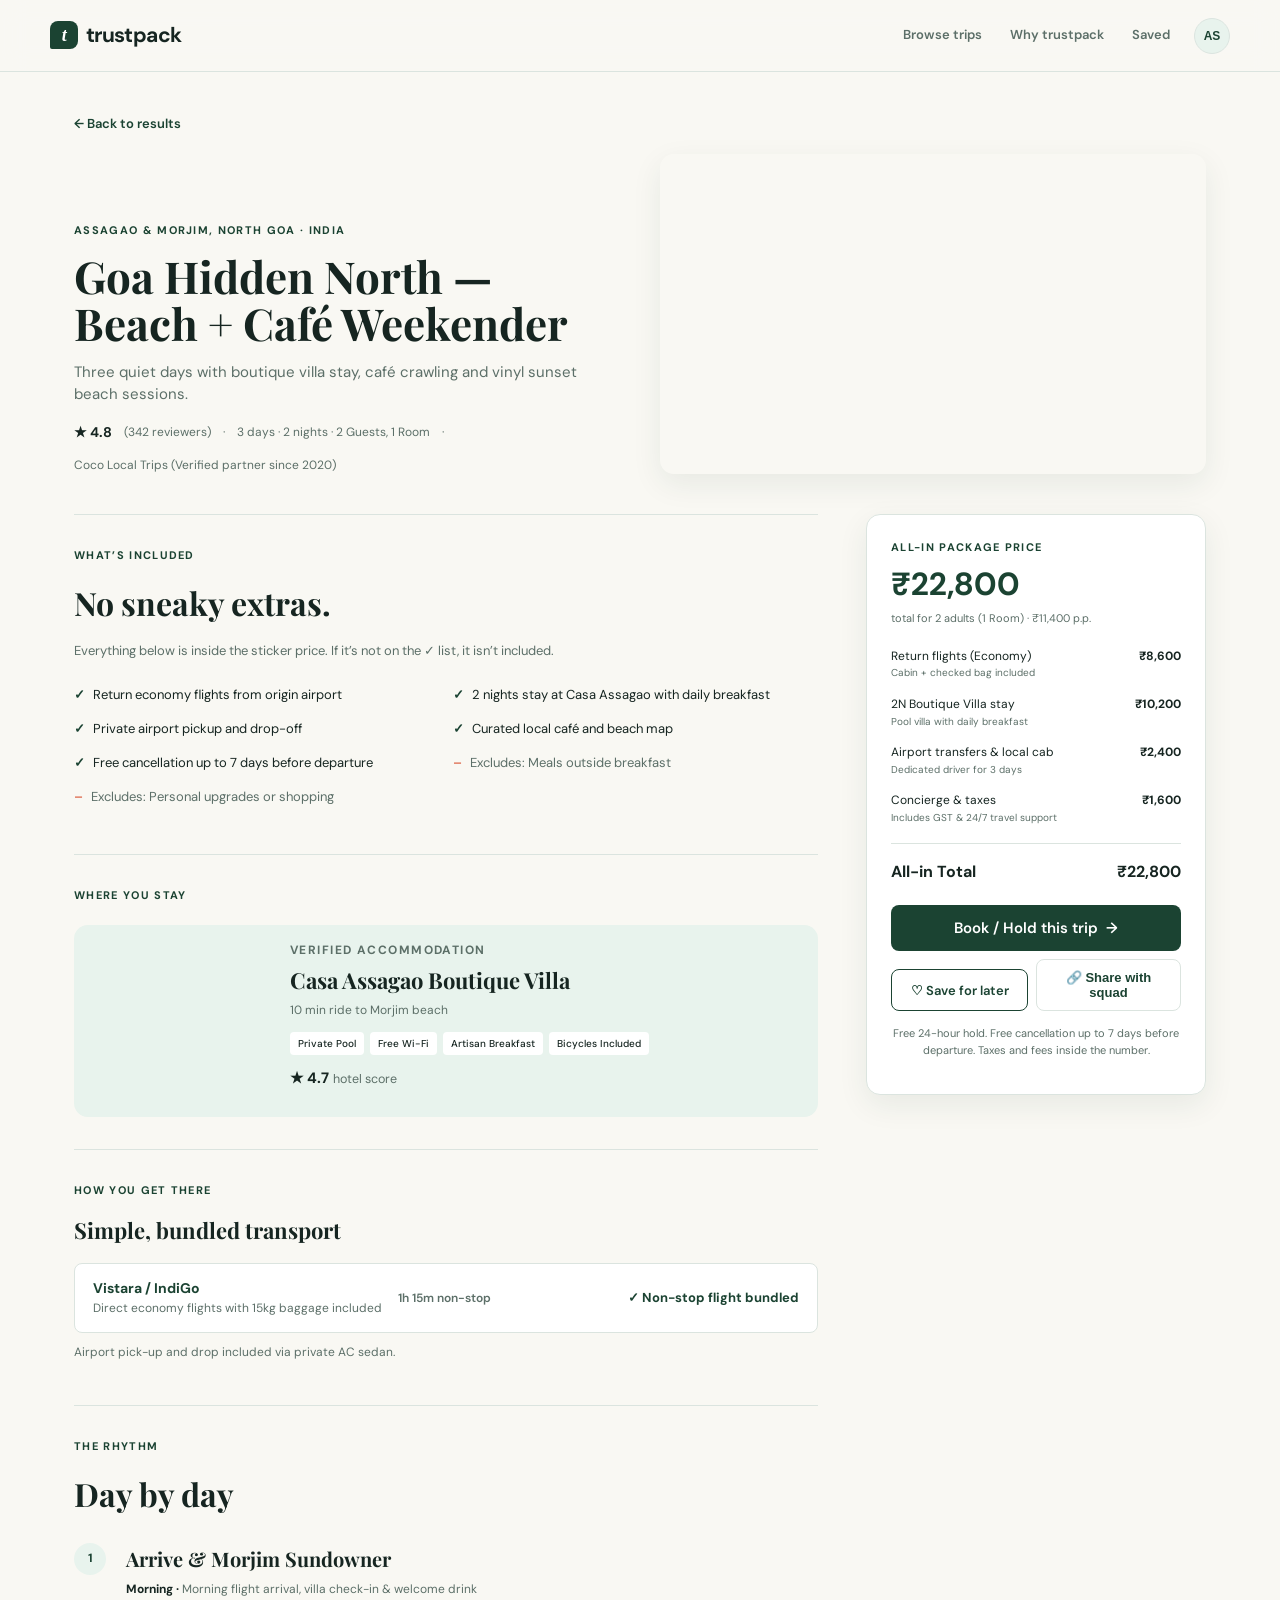
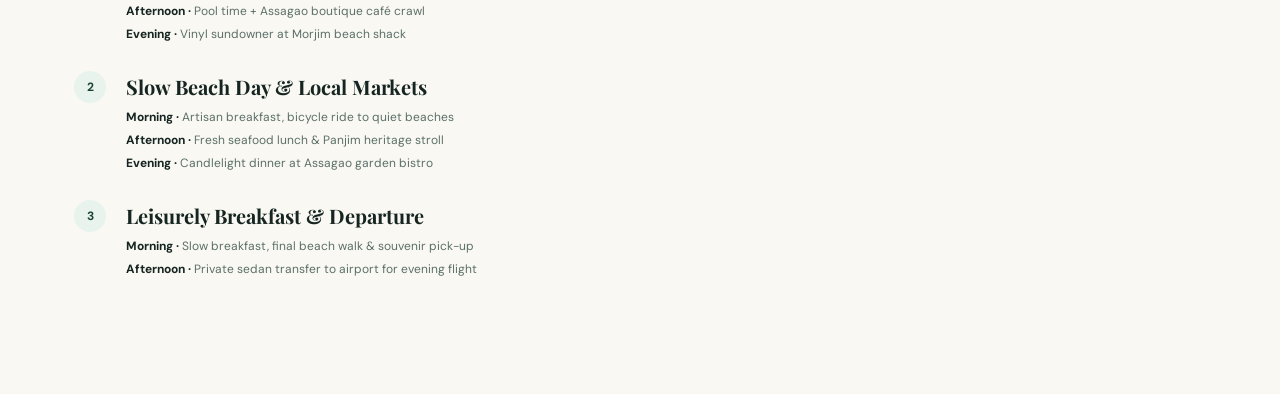
<file: detail.html>
<!doctype html>
<html lang="en">
<head>
  <meta charset="UTF-8">
  <meta name="viewport" content="width=device-width, initial-scale=1">
  <title>Trustpack · Package Detail</title>
  <link rel="preconnect" href="https://fonts.googleapis.com">
  <link rel="preconnect" href="https://fonts.gstatic.com" crossorigin>
  <link href="https://fonts.googleapis.com/css2?family=DM+Sans:wght@400;500;600;700&family=Playfair+Display:ital,wght@0,600;0,700;1,600&display=swap" rel="stylesheet">
  <link rel="stylesheet" href="styles.css">
</head>
<body>
  <header class="topbar">
    <a class="brand" href="index.html">
      <span class="brand-mark">t</span>
      <span>trustpack</span>
    </a>
    <nav class="topnav">
      <a href="results.html">Browse trips</a>
      <a href="index.html#why">Why trustpack</a>
      <a href="saved.html">Saved <span class="nav-count">0</span></a>
    </nav>
    <button class="avatar" title="Account">AS</button>
  </header>


  <main class="detail-page">
    <a href="results.html" id="back-results" class="back-link">← Back to results</a>

    <!-- Detail Hero -->
    <div class="detail-hero">
      <div>
        <p class="eyebrow" id="detail-place" style="justify-content: flex-start;">Loading package...</p>
        <h1 id="detail-title">Package Title</h1>
        <p id="detail-summary">Package brief summary...</p>
        <div class="detail-meta">
          <strong id="detail-rating">★ 4.8</strong>
          <span id="detail-reviews">(342 reviewers)</span>
          <span>·</span>
          <span id="detail-days">3 days · 2 nights</span>
          <span>·</span>
          <span id="detail-operator">Verified Partner</span>
        </div>
      </div>
      <div class="detail-cover" id="detail-cover"></div>
    </div>

    <!-- Detail Content Layout -->
    <div class="detail-layout">
      <section>
        <!-- Inclusions -->
        <div class="detail-section">
          <p class="eyebrow" style="justify-content: flex-start;">What’s included</p>
          <h2>No sneaky extras.</h2>
          <p class="section-lede">Everything below is inside the sticker price. If it’s not on the ✓ list, it isn’t included.</p>
          <ul class="big-list" id="inclusions-list"></ul>
        </div>

        <!-- Where You Stay -->
        <div class="detail-section">
          <p class="eyebrow" style="justify-content: flex-start;">Where you stay</p>
          <div class="stay-card">
            <div class="stay-image" id="stay-image"></div>
            <div>
              <p class="eyebrow" style="justify-content: flex-start; margin-bottom: 4px;">Verified Accommodation</p>
              <h3 id="stay-name">Hotel Name</h3>
              <p id="stay-location">Location</p>
              <div class="amenities" id="stay-amenities"></div>
              <strong>★ <span id="stay-rating">4.8</span> <small style="font-weight:400; color:var(--text-muted);">hotel score</small></strong>
            </div>
          </div>
        </div>

        <!-- How You Get There -->
        <div class="detail-section transport">
          <p class="eyebrow" style="justify-content: flex-start;">How you get there</p>
          <h3>Simple, bundled transport</h3>
          <div class="transport-row">
            <div style="display: flex; flex-direction: column;">
              <strong id="transport-airline" style="font-size: 14px; color: var(--primary);">Airline Flight</strong>
              <span id="transport-route" style="font-size: 12px; color: var(--text-muted);">Route details</span>
            </div>
            <span id="transport-duration" style="font-size: 12px; font-weight: 600;">Direct</span>
            <b id="transport-badge">✓ Bundled</b>
          </div>
          <p class="fine-print" id="transport-notes" style="margin-top: 10px;">Airport pickup and drop included via dedicated AC driver.</p>
        </div>

        <!-- Day by Day Rhythm -->
        <div class="detail-section rhythm">
          <p class="eyebrow" style="justify-content: flex-start;">The rhythm</p>
          <h2>Day by day</h2>
          <div id="itinerary-timeline"></div>
        </div>
      </section>

      <!-- Price Rail -->
      <aside class="price-rail">
        <div class="price-rail-inner">
          <p class="eyebrow" style="justify-content: flex-start; margin-bottom: 4px;">All-in package price</p>
          <div class="rail-total">
            <span id="rail-total-price">₹0</span>
            <small id="rail-per-person">total · ₹0 p.p.</small>
          </div>

          <div id="rail-breakdown"></div>

          <div class="rail-line total-border">
            <span>All-in Total</span>
            <strong id="rail-final-total">₹0</strong>
          </div>

          <button class="primary-button book-button" id="book-btn">Book / Hold this trip <span>→</span></button>
          <div style="display: flex; gap: 8px; margin-top: 8px;">
            <button class="save-detail" id="save-btn" style="flex: 1;">♡ Save for later</button>
            <button id="share-detail-btn" style="flex: 1; border: 1px solid var(--border-light); background: var(--bg-card); color: var(--primary); border-radius: var(--radius-sm); font-size: 13px; font-weight: 600; cursor: pointer; display: flex; align-items: center; justify-content: center; gap: 6px; padding: 10px;">🔗 Share with squad</button>
          </div>

          <p class="cancel-note" style="margin-top: 14px; font-size: 11px; color: var(--text-muted); text-align: center;">
            Free 24-hour hold. Free cancellation up to 7 days before departure. Taxes and fees inside the number.
          </p>
        </div>
      </aside>
    </div>
  </main>

  <!-- Interactive Booking / Hold Modal -->
  <div class="modal-overlay" id="booking-modal">
    <div class="modal-card">
      <button class="modal-close" id="modal-close-btn">&times;</button>
      <p class="eyebrow" style="justify-content: flex-start; margin-bottom: 6px;">✦ Trustpack 24-Hour Free Hold</p>
      <h2 id="modal-trip-title">Hold Your Package</h2>
      <p style="color: var(--text-muted); font-size: 13px; margin-bottom: 16px;">Lock in this exact price and availability for 24 hours with no payment required.</p>

      <div style="background: var(--primary-light); padding: 14px; border-radius: 8px; margin-bottom: 16px; font-size: 13px;">
        <div style="display: flex; justify-content: space-between; font-weight: 700; color: var(--primary);">
          <span>Total Locked Price:</span>
          <span id="modal-price">₹0</span>
        </div>
        <span style="font-size: 11px; color: var(--text-muted);">Includes flights, stays, transfers & GST. Zero hidden fees.</span>
      </div>

      <form id="hold-form" style="display: flex; flex-direction: column; gap: 12px;">
        <div>
          <label style="font-size: 11px; font-weight: 700; text-transform: uppercase; color: var(--text-muted); display: block; margin-bottom: 4px;">Full Name</label>
          <input type="text" id="hold-name" required placeholder="e.g. Ananya Sharma" style="width: 100%; border: 1px solid var(--border-light); padding: 10px; border-radius: 6px; outline: none; font-family: var(--font-sans);">
        </div>
        <div>
          <label style="font-size: 11px; font-weight: 700; text-transform: uppercase; color: var(--text-muted); display: block; margin-bottom: 4px;">Email or Phone</label>
          <input type="text" id="hold-contact" required placeholder="e.g. ananya@example.com" style="width: 100%; border: 1px solid var(--border-light); padding: 10px; border-radius: 6px; outline: none; font-family: var(--font-sans);">
        </div>
        <button type="submit" class="primary-button" style="height: 44px; margin-top: 8px;">Confirm 24-Hour Free Hold <span>→</span></button>
      </form>
    </div>
  </div>

  <script src="js/trips-data.js"></script>
  <script src="js/storage.js"></script>
  <script>
    const query = new URLSearchParams(location.search);
    const tripId = query.get('id') || 'goa';
    const briefParam = query.get('brief') || '';
    const adultsParam = query.get('adults') || '2';
    const roomsParam = query.get('rooms') || '1';
    const departParam = query.get('depart') || '';
    const durationParam = query.get('duration') || '5';
    const modeParam = query.get('mode') || 'flights';

    function formatDepartDate(iso, dur) {
      if (!iso) return '';
      const d = new Date(iso + 'T00:00:00');
      const months = ['Jan','Feb','Mar','Apr','May','Jun','Jul','Aug','Sep','Oct','Nov','Dec'];
      const returnD = new Date(d);
      returnD.setDate(d.getDate() + Number(dur));
      return `📅 ${d.getDate()} ${months[d.getMonth()]}–${returnD.getDate()} ${months[returnD.getMonth()]} · `;
    }

    function formatMoney(amount) {
      if (amount >= 100000) return '₹' + (amount / 100000).toFixed(1) + 'L';
      return '₹' + Math.round(amount / 1000).toLocaleString() + 'k';
    }

    document.addEventListener('DOMContentLoaded', () => {
      // Find trip data
      const trip = TRIPS.find(t => t.id === tripId) || TRIPS[0];

      // Update Back link
      const backLink = document.getElementById('back-results');
      if (backLink && briefParam) {
        backLink.href = `results.html?brief=${encodeURIComponent(briefParam)}&adults=${adultsParam}&rooms=${roomsParam}&depart=${departParam}&duration=${durationParam}&mode=${modeParam}`;
      }

      // Render Hero info
      document.title = `Trustpack · ${trip.name}`;
      document.getElementById('detail-title').textContent = trip.name;
      document.getElementById('detail-place').textContent = `${trip.place} · ${trip.country}`;
      document.getElementById('detail-summary').textContent = trip.copy;
      document.getElementById('detail-rating').textContent = `★ ${trip.rating}`;
      document.getElementById('detail-reviews').textContent = `(${trip.reviewsCount} reviewers)`;
      
      const dateText = formatDepartDate(departParam, durationParam);
      document.getElementById('detail-days').textContent = `${dateText}${trip.days} · ${adultsParam} Guest${Number(adultsParam)>1?'s':''}, ${roomsParam} Room${Number(roomsParam)>1?'s':''}`;
      document.getElementById('detail-operator').textContent = trip.operator;
      document.getElementById('detail-cover').style.backgroundImage = `url('${trip.img}')`;


      // Render Inclusions
      const inclusionsList = document.getElementById('inclusions-list');
      if (inclusionsList) {
        let inclusions = [...trip.inclusions];
        if (modeParam === 'self') {
          inclusions[0] = '🚗 Self-arranged main travel (Hotel & airport transfers included)';
        } else if (modeParam === 'ground') {
          inclusions[0] = '🚂 Reserved Express Train / AC Volvo Bus tickets';
        }
        let items = inclusions.map(inc => `<li>${inc}</li>`).join('');
        if (trip.exclusions) {
          items += trip.exclusions.map(exc => `<li class="not-included">Excludes: ${exc}</li>`).join('');
        }
        inclusionsList.innerHTML = items;
      }

      // Render Stay Info
      document.getElementById('stay-name').textContent = trip.stay.name;
      document.getElementById('stay-location').textContent = trip.stay.location;
      document.getElementById('stay-rating').textContent = trip.stay.rating;
      document.getElementById('stay-image').style.backgroundImage = `url('${trip.stay.img}')`;
      document.getElementById('stay-amenities').innerHTML = trip.stay.amenities.map(a => `<span>${a}</span>`).join('');

      // Render Transport Info
      const tBadge = document.getElementById('transport-badge');
      if (modeParam === 'self') {
        document.getElementById('transport-airline').textContent = 'Self-Arranged Travel';
        document.getElementById('transport-route').textContent = 'Main travel arranged by you';
        document.getElementById('transport-duration').textContent = 'Flexible';
        document.getElementById('transport-notes').textContent = 'Local hotel pick-up & drop included via dedicated AC driver.';
        if (tBadge) tBadge.textContent = '🚗 Self Travel';
      } else if (modeParam === 'ground') {
        document.getElementById('transport-airline').textContent = 'Express Train / AC Volvo Bus';
        document.getElementById('transport-route').textContent = 'Reserved berths / AC luxury seater';
        document.getElementById('transport-duration').textContent = 'Overnight / Scenic';
        document.getElementById('transport-notes').textContent = 'Station / bus stand pick-up & drop included.';
        if (tBadge) tBadge.textContent = '🚂 Train / Road Bundled';
      } else {
        document.getElementById('transport-airline').textContent = trip.transport.airline;
        document.getElementById('transport-route').textContent = trip.transport.route;
        document.getElementById('transport-duration').textContent = trip.transport.duration;
        document.getElementById('transport-notes').textContent = trip.transport.notes;
        if (tBadge) {
          const airline = (trip.transport.airline || '').toLowerCase();
          if (airline.includes('road') || airline.includes('drive') || airline.includes('self')) {
            tBadge.textContent = '🚗 Road trip bundled';
          } else if (airline.includes('ferry') || airline.includes('ship')) {
            tBadge.textContent = '⛴ Ferry bundled';
          } else if (trip.transport.stops && trip.transport.stops > 0) {
            tBadge.textContent = `✓ ${trip.transport.stops}-stop flight bundled`;
          } else {
            tBadge.textContent = '✓ Non-stop flight bundled';
          }
        }
      }

      // Render Itinerary Timeline
      const timelineEl = document.getElementById('itinerary-timeline');
      if (timelineEl && trip.itinerary) {
        timelineEl.innerHTML = trip.itinerary.map(day => `
          <div class="dayline">
            <b>${day.day}</b>
            <div>
              <h3>${day.title}</h3>
              <p><strong>Morning ·</strong> ${day.morning}</p>
              <p><strong>Afternoon ·</strong> ${day.afternoon}</p>
              ${day.evening ? `<p><strong>Evening ·</strong> ${day.evening}</p>` : ''}
            </div>
          </div>
        `).join('');
      }

      // Render Price Rail
      const numAdults = Number(adultsParam) || 2;
      const numRooms = Number(roomsParam) || Math.ceil(numAdults / 2);
      const baseFlightPP = trip.priceBreakdown ? Math.round(trip.priceBreakdown[0].cost / 2) : 4300;
      
      let effectivePP = trip.perPersonPrice;
      if (modeParam === 'self') {
        effectivePP = Math.max(3000, trip.perPersonPrice - baseFlightPP);
      } else if (modeParam === 'ground') {
        effectivePP = Math.max(4500, trip.perPersonPrice - Math.round(baseFlightPP * 0.6));
      }
      const totalTripPrice = effectivePP * numAdults;

      document.getElementById('rail-total-price').textContent = `₹${totalTripPrice.toLocaleString()}`;
      document.getElementById('rail-per-person').textContent = `total for ${numAdults} adults (${numRooms} Room${numRooms > 1 ? 's' : ''}) · ₹${effectivePP.toLocaleString()} p.p.`;
      document.getElementById('rail-final-total').textContent = `₹${totalTripPrice.toLocaleString()}`;

      const breakdownEl = document.getElementById('rail-breakdown');
      if (breakdownEl && trip.priceBreakdown) {
        const baseAdults = trip.baseAdults || 2;
        // Filter out flight item completely if travel mode is 'self' (I'll arrange my travel)
        const activeItems = trip.priceBreakdown.filter((_, idx) => !(idx === 0 && modeParam === 'self'));

        breakdownEl.innerHTML = activeItems.map((item, idx) => {
          let itemName = item.item;
          let itemNote = item.note;
          let itemCost = item.isFixed
            ? item.cost
            : Math.round((item.cost / baseAdults) * numAdults);

          // If main transport item and mode is ground (Train/Road)
          if (idx === 0 && modeParam === 'ground') {
            itemName = 'Express Train / AC Volvo Bus';
            itemNote = 'Reserved berths / tickets included';
            itemCost = Math.round(itemCost * 0.4);
          }

          return `
            <div class="rail-line">
              <span>${itemName}</span>
              <strong>₹${itemCost.toLocaleString()}</strong>
            </div>
            <small>${itemNote}</small>
          `;
        }).join('');
      }


      // Save Button
      const saveBtn = document.getElementById('save-btn');
      function updateSaveButton() {
        const saved = isTripSaved(trip.id);
        saveBtn.textContent = saved ? '♥ Saved in your shortlist' : '♡ Save for later';
        saveBtn.style.background = saved ? 'var(--primary-light)' : 'transparent';
      }
      updateSaveButton();

      saveBtn.addEventListener('click', () => {
        const nowSaved = toggleSaveTrip(trip.id);
        updateSaveButton();
        showToast(nowSaved ? 'Package saved to your shortlist!' : 'Package removed from shortlist');
      });

      // Share Package Button
      const shareDetailBtn = document.getElementById('share-detail-btn');
      if (shareDetailBtn) {
        shareDetailBtn.addEventListener('click', () => {
          const shareUrl = window.location.href;
          if (navigator.clipboard) {
            navigator.clipboard.writeText(shareUrl);
          }
          const text = encodeURIComponent(`Check out this travel package on Trustpack: ${trip.name} for ₹${totalTripPrice.toLocaleString()} total! ${shareUrl}`);
          if (window.innerWidth < 600) {
            window.open(`https://api.whatsapp.com/send?text=${text}`, '_blank');
          }
          showToast('🔗 Package link copied! Share it with your squad 🚀');
        });
      }

      // Booking Modal Logic
      const bookBtn = document.getElementById('book-btn');
      const bookingModal = document.getElementById('booking-modal');
      const modalCloseBtn = document.getElementById('modal-close-btn');
      const holdForm = document.getElementById('hold-form');

      if (bookBtn && bookingModal) {
        bookBtn.addEventListener('click', () => {
          document.getElementById('modal-trip-title').textContent = `Hold ${trip.name}`;
          document.getElementById('modal-price').textContent = `₹${totalTripPrice.toLocaleString()} (${numAdults} Adults, ${numRooms} Room${numRooms > 1 ? 's' : ''})`;
          bookingModal.classList.add('active');
        });
      }



      if (modalCloseBtn && bookingModal) {
        modalCloseBtn.addEventListener('click', () => {
          bookingModal.classList.remove('active');
        });
      }

      if (holdForm) {
        holdForm.addEventListener('submit', (e) => {
          e.preventDefault();
          bookingModal.classList.remove('active');
          // Only save — never unsave — when confirming a hold
          if (!isTripSaved(trip.id)) {
            toggleSaveTrip(trip.id);
          }
          updateSaveButton();
          showToast(`✅ 24-hour hold confirmed for ${trip.name}! Check your shortlist.`);
        });
      }
    });
  </script>
</body>
</html>
</file>
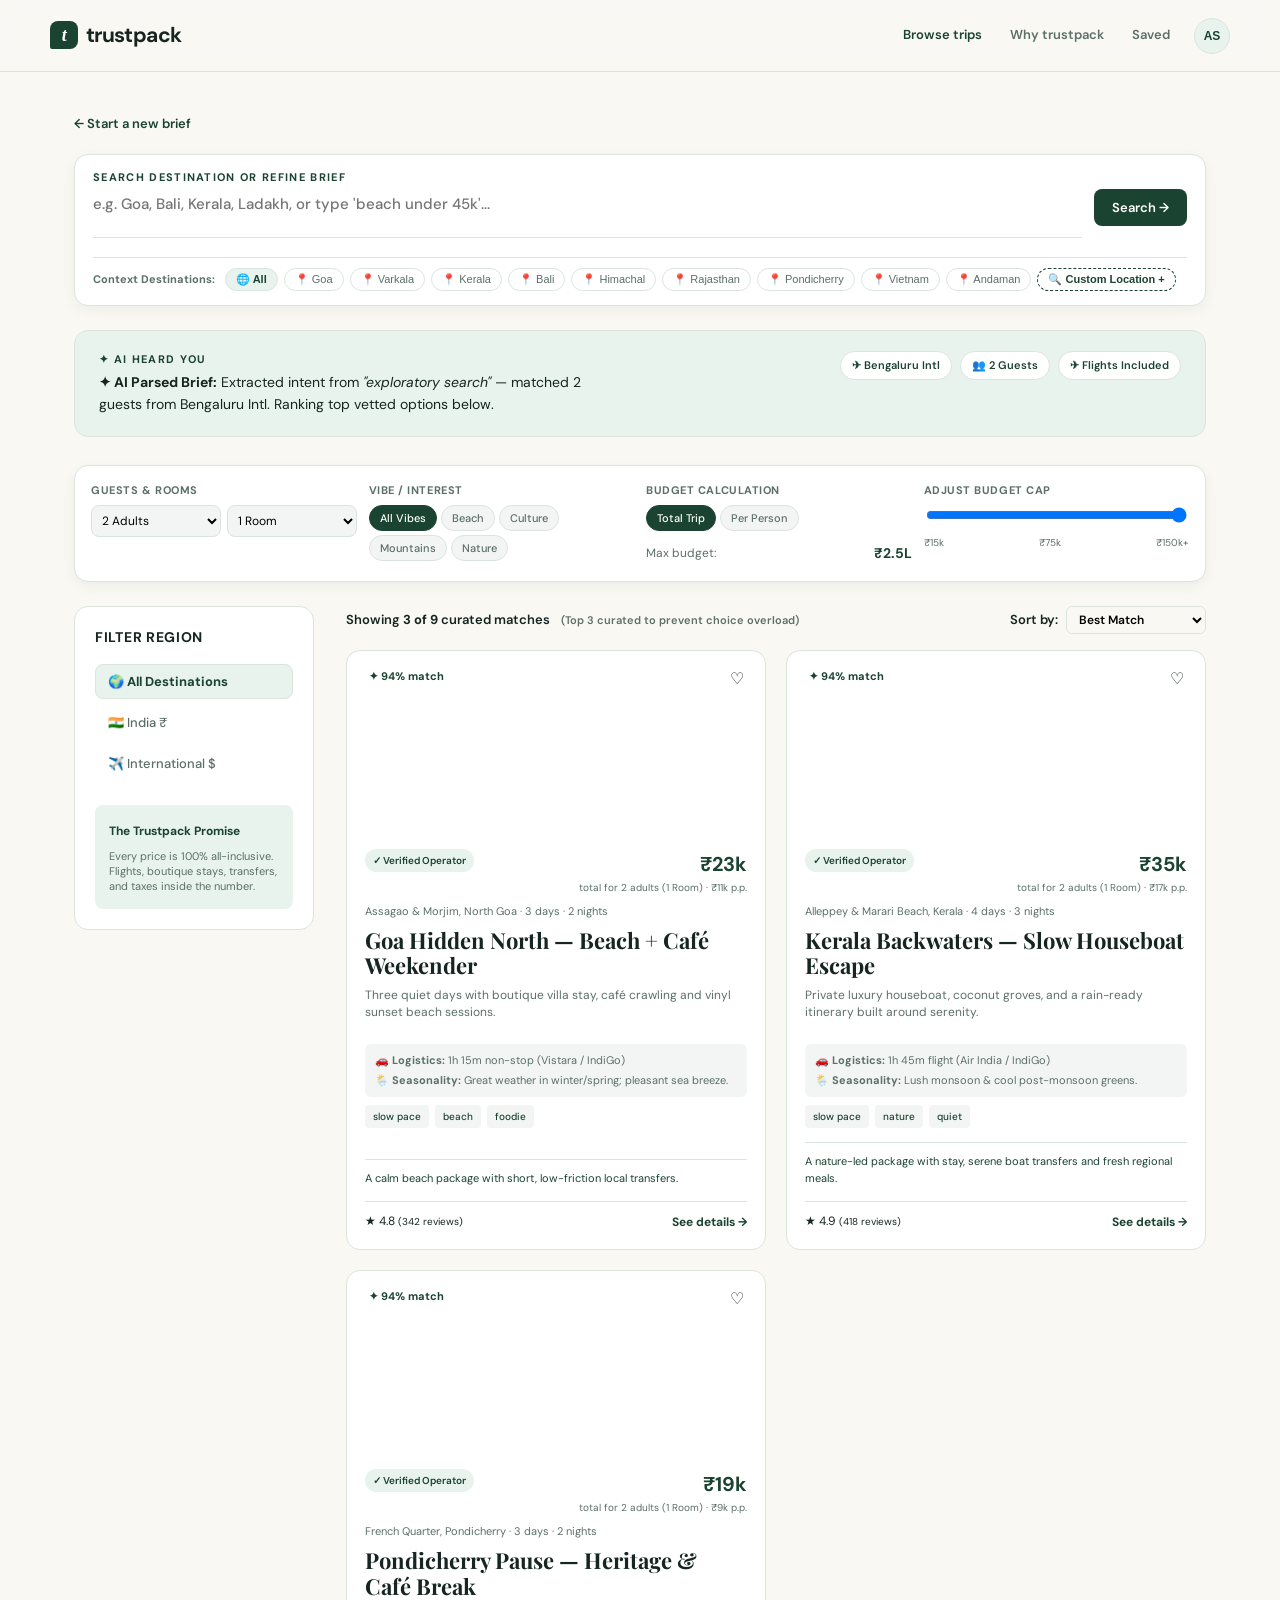
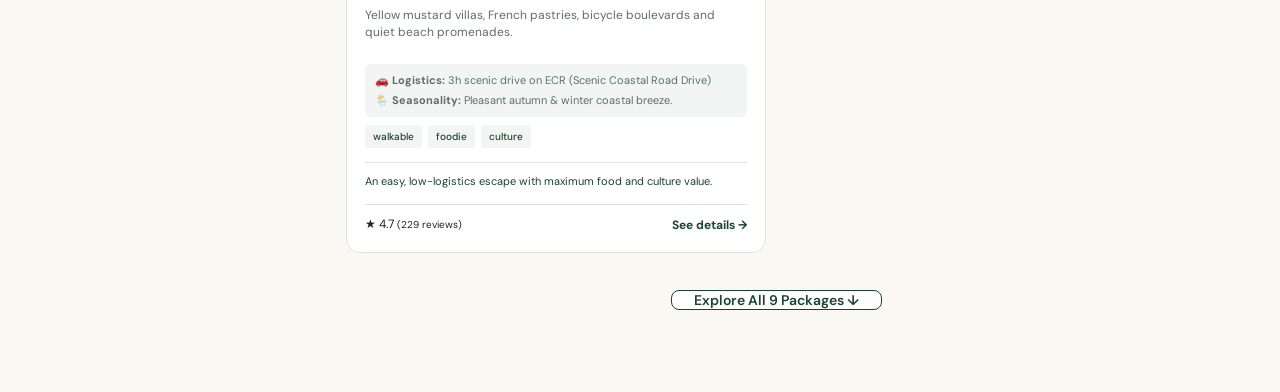
<file: results.html>
<!doctype html>
<html lang="en">
<head>
  <meta charset="UTF-8">
  <meta name="viewport" content="width=device-width, initial-scale=1">
  <title>Trustpack · Your Trip Shortlist</title>
  <link rel="preconnect" href="https://fonts.googleapis.com">
  <link rel="preconnect" href="https://fonts.gstatic.com" crossorigin>
  <link href="https://fonts.googleapis.com/css2?family=DM+Sans:wght@400;500;600;700&family=Playfair+Display:ital,wght@0,600;0,700;1,600&display=swap" rel="stylesheet">
  <link rel="stylesheet" href="styles.css">
</head>
<body>
  <header class="topbar">
    <a class="brand" href="index.html">
      <span class="brand-mark">t</span>
      <span>trustpack</span>
    </a>
    <nav class="topnav">
      <a class="active" href="results.html">Browse trips</a>
      <a href="index.html#why">Why trustpack</a>
      <a href="saved.html">Saved <span class="nav-count">0</span></a>
    </nav>
    <button class="avatar" title="Account">AS</button>
  </header>

  <main class="results-page">
    <a href="index.html" class="back-link">← Start a new brief</a>

    <div class="refine-head">
      <div style="display: flex; align-items: center; gap: 12px;">
        <div style="flex: 1;">
          <p class="eyebrow" style="margin-bottom: 4px; justify-content: flex-start;">Search destination or refine brief</p>
          <textarea class="refine-input" id="result-brief" rows="2" placeholder="e.g. Goa, Bali, Kerala, Ladakh, or type 'beach under 45k'..." aria-label="Refine trip brief"></textarea>
        </div>
        <button class="search-again" id="search-again">Search <span>→</span></button>
      </div>
      <!-- Quick City Filters -->
      <div style="display: flex; gap: 6px; flex-wrap: wrap; margin-top: 12px; padding-top: 10px; border-top: 1px solid var(--border-light);" id="city-pills">
        <span style="font-size: 11px; color: var(--text-muted); font-weight: 700; align-self: center; margin-right: 4px;">Quick Destinations:</span>
        <button class="city-pill active" data-city="all" style="border: 1px solid var(--border-light); background: var(--primary-light); color: var(--primary); font-size: 11px; font-weight: 600; padding: 4px 10px; border-radius: 20px; cursor: pointer;">🌐 All</button>
        <button class="city-pill" data-city="goa" style="border: 1px solid var(--border-light); background: var(--bg-card); color: var(--text-muted); font-size: 11px; font-weight: 500; padding: 4px 10px; border-radius: 20px; cursor: pointer;">📍 Goa</button>
        <button class="city-pill" data-city="kerala" style="border: 1px solid var(--border-light); background: var(--bg-card); color: var(--text-muted); font-size: 11px; font-weight: 500; padding: 4px 10px; border-radius: 20px; cursor: pointer;">📍 Kerala</button>
        <button class="city-pill" data-city="bali" style="border: 1px solid var(--border-light); background: var(--bg-card); color: var(--text-muted); font-size: 11px; font-weight: 500; padding: 4px 10px; border-radius: 20px; cursor: pointer;">📍 Bali</button>
        <button class="city-pill" data-city="himachal" style="border: 1px solid var(--border-light); background: var(--bg-card); color: var(--text-muted); font-size: 11px; font-weight: 500; padding: 4px 10px; border-radius: 20px; cursor: pointer;">📍 Himachal</button>
        <button class="city-pill" data-city="rajasthan" style="border: 1px solid var(--border-light); background: var(--bg-card); color: var(--text-muted); font-size: 11px; font-weight: 500; padding: 4px 10px; border-radius: 20px; cursor: pointer;">📍 Rajasthan</button>
        <button class="city-pill" data-city="pondy" style="border: 1px solid var(--border-light); background: var(--bg-card); color: var(--text-muted); font-size: 11px; font-weight: 500; padding: 4px 10px; border-radius: 20px; cursor: pointer;">📍 Pondicherry</button>
        <button class="city-pill" data-city="vietnam" style="border: 1px solid var(--border-light); background: var(--bg-card); color: var(--text-muted); font-size: 11px; font-weight: 500; padding: 4px 10px; border-radius: 20px; cursor: pointer;">📍 Vietnam</button>
        <button class="city-pill" data-city="andaman" style="border: 1px solid var(--border-light); background: var(--bg-card); color: var(--text-muted); font-size: 11px; font-weight: 500; padding: 4px 10px; border-radius: 20px; cursor: pointer;">📍 Andaman</button>
      </div>
    </div>

    <!-- AI Heard Banner -->
    <div class="heard">
      <div>
        <p class="eyebrow" style="justify-content: flex-start; margin-bottom: 4px;">✦ AI Heard You</p>
        <p id="heard-copy" class="heard-copy">Parsing your trip context...</p>
      </div>
      <div id="heard-tags" class="heard-tags"></div>
    </div>

    <!-- Smart APM Clarifying Question Card -->
    <div id="clarifying-card" style="display: none; background: var(--accent-light); border: 1px solid #f5c6cb; border-radius: var(--radius-md); padding: 14px 18px; margin-bottom: 24px;">
      <div style="display: flex; justify-content: space-between; align-items: center; flex-wrap: wrap; gap: 12px;">
        <div>
          <strong style="color: var(--accent); font-size: 13px;">✦ Quick Clarifying Question:</strong>
          <span style="font-size: 13px; color: var(--text-dark); margin-left: 6px;">Are you open to flights or preferring a scenic road/train trip?</span>
        </div>
        <div style="display: flex; gap: 8px;">
          <button id="clarify-flight" class="primary-button" style="padding: 6px 12px; font-size: 11px; height: 32px;">✈️ Include Flights</button>
          <button id="clarify-road" class="primary-button" style="padding: 6px 12px; font-size: 11px; height: 32px; background: var(--bg-card); color: var(--text-dark); border: 1px solid var(--border-light);">🚗 Road / Train Only</button>
        </div>
      </div>
    </div>


    <!-- Dynamic Context Filters -->
    <div class="listing-context">
      <div class="context-section">
        <label>Guests & Rooms</label>
        <div style="display: flex; gap: 6px;">
          <select id="adults-control" aria-label="Adults count" style="flex: 1; border: 1px solid var(--border-light); background: var(--bg-subtle); font-family: var(--font-sans); font-size: 12px; padding: 6px; border-radius: 8px; outline: none; cursor: pointer;">
            <option value="1">1 Adult</option>
            <option value="2" selected>2 Adults</option>
            <option value="3">3 Adults</option>
            <option value="4">4 Adults</option>
            <option value="5">5 Adults</option>
            <option value="6">6 Adults</option>
            <option value="8">8 Adults</option>
          </select>

          <select id="rooms-control" aria-label="Rooms count" style="flex: 1; border: 1px solid var(--border-light); background: var(--bg-subtle); font-family: var(--font-sans); font-size: 12px; padding: 6px; border-radius: 8px; outline: none; cursor: pointer;">
            <option value="1" selected>1 Room</option>
            <option value="2">2 Rooms</option>
            <option value="3">3 Rooms</option>
          </select>
        </div>
      </div>

      <div class="context-section">
        <label>Vibe / Interest</label>
        <div id="interest-options" class="mini-options">
          <button data-vibe="all" class="selected">All Vibes</button>
          <button data-vibe="beach">Beach</button>
          <button data-vibe="culture">Culture</button>
          <button data-vibe="mountains">Mountains</button>
          <button data-vibe="nature">Nature</button>
        </div>
      </div>


      <div class="context-section">
        <label>Budget Calculation</label>
        <div class="mini-options" style="margin-bottom: 6px;">
          <button id="mode-total" class="selected">Total Trip</button>
          <button id="mode-person">Per Person</button>
        </div>
        <div class="side-line">
          <span>Max budget:</span>
          <strong id="result-budget">₹150k</strong>
        </div>
      </div>

      <div class="context-section">
        <label for="result-range">Adjust Budget Cap</label>
        <input id="result-range" type="range" min="15" max="250" value="250" step="5" aria-label="Budget slider">
        <div class="range-labels">
          <span>₹15k</span>
          <span>₹75k</span>
          <span>₹150k+</span>
        </div>
      </div>
    </div>

    <div class="results-layout">
      <!-- Sidebar Filters -->
      <aside class="refine-side">
        <p class="side-title">Filter Region</p>
        <div class="region-buttons">
          <button class="region active" data-region="all">🌍 All Destinations</button>
          <button class="region" data-region="india">🇮🇳 India ₹</button>
          <button class="region" data-region="global">✈️ International $</button>
        </div>

        <div class="promise-box">
          <strong>The Trustpack Promise</strong>
          <p>Every price is 100% all-inclusive. Flights, boutique stays, transfers, and taxes inside the number.</p>
        </div>
      </aside>

      <!-- Results Grid -->
      <section style="flex: 1;">
        <div class="result-meta">
          <span id="result-count">Searching curated packages...</span>
          <div style="display: flex; gap: 8px; align-items: center;">
            <span>Sort by:</span>
            <select id="sort-select" style="border: 1px solid var(--border-light); background: transparent; font-family: var(--font-sans); font-size: 12px; font-weight: 600; padding: 4px 8px; border-radius: 6px; outline: none; cursor: pointer;">
              <option value="match">Best Match</option>
              <option value="price-low">Price: Low to High</option>
              <option value="price-high">Price: High to Low</option>
            </select>
          </div>
        </div>

        <div id="result-list" class="result-list"></div>
      </section>
    </div>
  </main>

  <script src="js/trips-data.js"></script>
  <script src="js/storage.js"></script>
  <script src="results.js"></script>
</body>
</html>
</file>
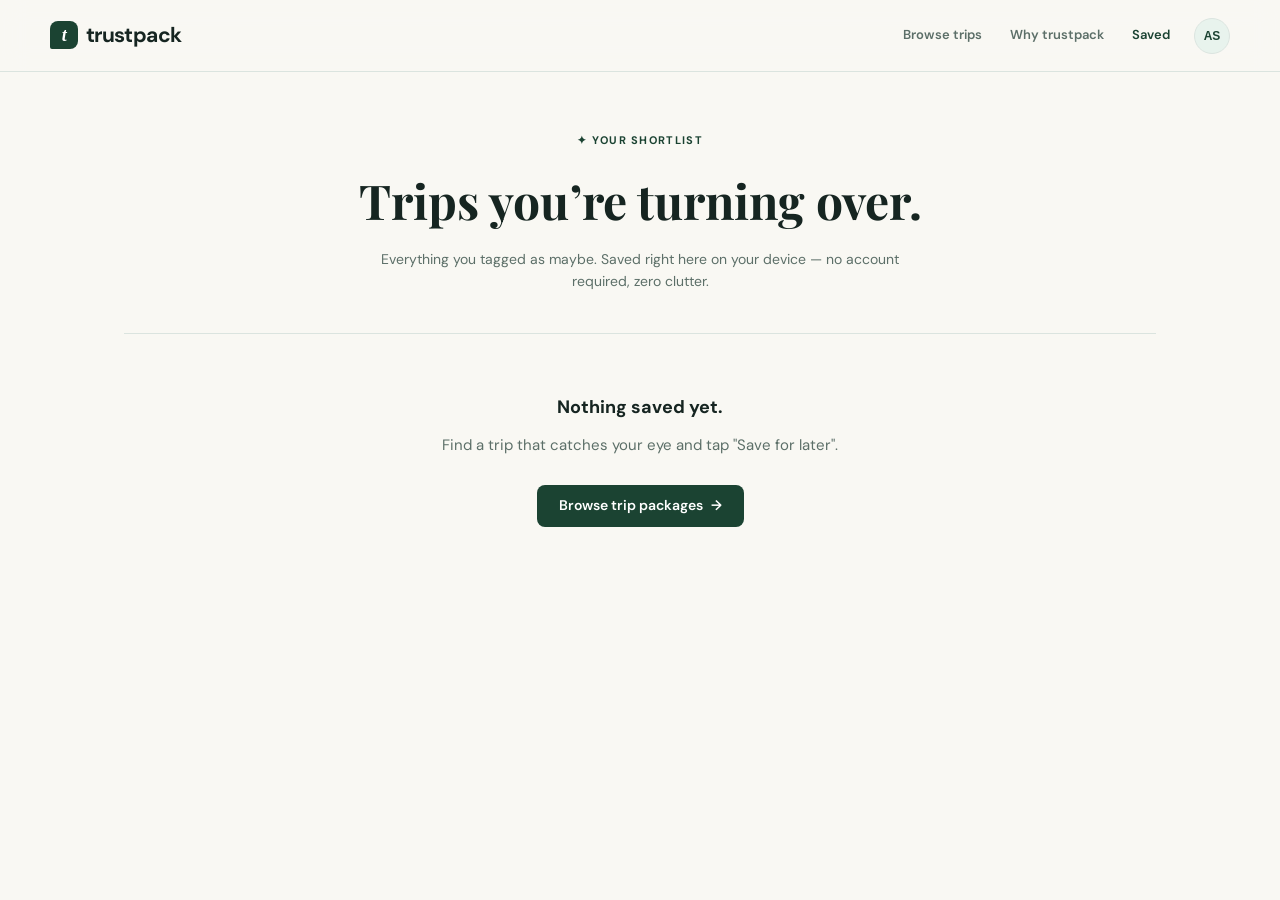
<file: saved.html>
<!doctype html>
<html lang="en">
<head>
  <meta charset="UTF-8">
  <meta name="viewport" content="width=device-width, initial-scale=1">
  <title>Trustpack · Saved Packages</title>
  <link rel="preconnect" href="https://fonts.googleapis.com">
  <link rel="preconnect" href="https://fonts.gstatic.com" crossorigin>
  <link href="https://fonts.googleapis.com/css2?family=DM+Sans:wght@400;500;600;700&family=Playfair+Display:ital,wght@0,600;0,700;1,600&display=swap" rel="stylesheet">
  <link rel="stylesheet" href="styles.css">
</head>
<body>
  <header class="topbar">
    <a class="brand" href="index.html">
      <span class="brand-mark">t</span>
      <span>trustpack</span>
    </a>
    <nav class="topnav">
      <a href="results.html">Browse trips</a>
      <a href="index.html#why">Why trustpack</a>
      <a class="active" href="saved.html">Saved <span class="nav-count">0</span></a>
    </nav>
    <button class="avatar" title="Account">AS</button>
  </header>


  <main class="saved-page">
    <p class="eyebrow">✦ Your Shortlist</p>
    <h1>Trips you’re turning over.</h1>
    <p style="color: var(--text-muted); font-size: 14px; max-width: 540px; margin: 0 auto 36px;">
      Everything you tagged as maybe. Saved right here on your device — no account required, zero clutter.
    </p>

    <div id="saved-container"></div>
  </main>

  <script src="js/trips-data.js"></script>
  <script src="js/storage.js"></script>
  <script>
    function renderSavedPage() {
      const container = document.getElementById('saved-container');
      if (!container || typeof TRIPS === 'undefined') return;

      // Restore user context (adults/rooms) from last search session
      const lastAdults = Number(sessionStorage.getItem('tp_adults') || localStorage.getItem('tp_adults') || 2);
      const lastRooms  = Number(sessionStorage.getItem('tp_rooms')  || localStorage.getItem('tp_rooms')  || 1);

      const savedIds = getSavedTripIds();
      const savedPackages = TRIPS.filter(t => savedIds.includes(t.id));

      if (savedPackages.length === 0) {
        container.innerHTML = `
          <div class="saved-empty">
            <strong>Nothing saved yet.</strong>
            <span>Find a trip that catches your eye and tap "Save for later".</span>
            <a href="results.html" class="primary-button" style="margin-top: 16px; text-decoration: none; height: 42px;">Browse trip packages <span>→</span></a>
          </div>
        `;
        return;
      }

      container.innerHTML = `
        <!-- Top bar: guest context + share + clear all -->
        <div style="display:flex; justify-content:space-between; align-items:center; margin-bottom:20px; flex-wrap:wrap; gap:10px;">
          <p style="font-size:13px; color:var(--text-muted); margin:0;">
            Showing prices for <strong>${lastAdults} Adult${lastAdults > 1 ? 's' : ''}</strong>, <strong>${lastRooms} Room${lastRooms > 1 ? 's' : ''}</strong>
            &nbsp;·&nbsp; <a href="results.html" style="color:var(--primary); font-weight:600; text-decoration:none;">Change &rarr;</a>
          </p>
          <div style="display: flex; gap: 8px;">
            <button id="share-shortlist-btn" style="font-size:12px; color:var(--primary); background:var(--primary-light); border:1px solid var(--border-light); padding:6px 14px; border-radius:6px; font-weight:700; cursor:pointer; display:flex; align-items:center; gap:6px;">🔗 Share Shortlist with Squad</button>
            <button id="clear-all-btn" style="font-size:12px; color:#c0392b; background:none; border:1px solid #fcc; padding:6px 12px; border-radius:6px; cursor:pointer;">Clear all</button>
          </div>
        </div>

        <!-- Comparison Matrix for APM Pitch -->
        ${savedPackages.length >= 2 ? `
          <div style="background: var(--bg-card); border: 1px solid var(--border-light); border-radius: var(--radius-md); padding: 20px; margin-bottom: 32px; text-align: left; box-shadow: var(--shadow-sm);">
            <div style="display: flex; justify-content: space-between; align-items: center; margin-bottom: 14px;">
              <h3 style="font-family: var(--font-serif); font-size: 22px; margin: 0;">Compare Saved Packages Side-by-Side</h3>
              <span style="font-size: 11px; color: var(--primary); font-weight: 700; background: var(--primary-light); padding: 4px 8px; border-radius: 12px;">✦ Product Comparison Tool</span>
            </div>
            <div style="overflow-x: auto;">
              <table style="width: 100%; border-collapse: collapse; font-size: 12px;">
                <thead>
                  <tr style="border-bottom: 2px solid var(--border-light); text-align: left;">
                    <th style="padding: 8px; color: var(--text-muted);">Package</th>
                    <th style="padding: 8px; color: var(--text-muted);">Total (${lastAdults} Adults)</th>
                    <th style="padding: 8px; color: var(--text-muted);">Per Person</th>
                    <th style="padding: 8px; color: var(--text-muted);">Logistics &amp; Flight</th>
                    <th style="padding: 8px; color: var(--text-muted);">Stay Type</th>
                    <th style="padding: 8px; color: var(--text-muted);">Cancellation</th>
                  </tr>
                </thead>
                <tbody>
                  ${savedPackages.map(pkg => {
                    const total = pkg.perPersonPrice * lastAdults;
                    return `
                    <tr style="border-bottom: 1px solid var(--border-light);">
                      <td style="padding: 10px 8px; font-weight: 700; color: var(--primary);">${pkg.name}</td>
                      <td style="padding: 10px 8px; font-weight: 700;">₹${total.toLocaleString()}</td>
                      <td style="padding: 10px 8px; color: var(--text-muted);">₹${pkg.perPersonPrice.toLocaleString()} p.p.</td>
                      <td style="padding: 10px 8px;">${pkg.transport.duration} (${pkg.transport.airline})</td>
                      <td style="padding: 10px 8px;">${pkg.stay.name}</td>
                      <td style="padding: 10px 8px; color: var(--primary); font-weight: 600;">✓ Free up to 7 days</td>
                    </tr>
                  `}).join('')}
                </tbody>
              </table>
            </div>
          </div>
        ` : ''}

        <div class="saved-grid">
          ${savedPackages.map(pkg => {
            const total = pkg.perPersonPrice * lastAdults;
            return `
            <article class="package-card" data-id="${pkg.id}" style="cursor:pointer;">
              <div class="package-img" style="background-image: url('${pkg.img}')">
                <span class="match">${pkg.match} match</span>
                <button class="card-save-btn saved" data-remove-id="${pkg.id}" title="Remove package">♥</button>
              </div>
              <div class="package-content">
                <div class="package-top">
                  <span class="verified">✓ Verified Operator</span>
                  <div class="package-price">
                    ₹${total.toLocaleString()}
                    <small>total for ${lastAdults} adult${lastAdults > 1 ? 's' : ''} &middot; ₹${pkg.perPersonPrice.toLocaleString()} p.p.</small>
                  </div>
                </div>
                <div class="package-place">${pkg.place} · ${pkg.days}</div>
                <h2>${pkg.name}</h2>
                <p>${pkg.copy}</p>
                <div class="package-bottom" style="margin-top: auto;">
                  <span>★ ${pkg.rating} <small>(${pkg.reviewsCount})</small></span>
                  <a href="detail.html?id=${pkg.id}&adults=${lastAdults}&rooms=${lastRooms}" class="primary-button" style="padding: 6px 12px; font-size: 11px; text-decoration: none;" onclick="event.stopPropagation();">View details →</a>
                </div>
              </div>
            </article>
          `}).join('')}
        </div>
      `;

      // Wire Remove Event Handlers
      container.querySelectorAll('[data-remove-id]').forEach(btn => {
        btn.addEventListener('click', (e) => {
          e.stopPropagation();
          const id = btn.dataset.removeId;
          toggleSaveTrip(id);
          showToast('Package removed from your shortlist');
          renderSavedPage();
        });
      });

      // Wire whole-card click to detail
      container.querySelectorAll('.package-card[data-id]').forEach(card => {
        card.addEventListener('click', (e) => {
          if (e.target.closest('[data-remove-id]') || e.target.closest('a')) return;
          location.href = `detail.html?id=${card.dataset.id}&adults=${lastAdults}&rooms=${lastRooms}`;
        });
      });

      // Clear All
      const clearBtn = document.getElementById('clear-all-btn');
      if (clearBtn) {
        clearBtn.addEventListener('click', () => {
          if (confirm('Remove all saved packages from your shortlist?')) {
            getSavedTripIds().forEach(id => toggleSaveTrip(id));
            renderSavedPage();
          }
        });
      }

      // Share Shortlist button
      const shareBtn = document.getElementById('share-shortlist-btn');
      if (shareBtn) {
        shareBtn.addEventListener('click', () => {
          const shareUrl = window.location.href;
          if (navigator.clipboard) {
            navigator.clipboard.writeText(shareUrl);
          }
          const text = encodeURIComponent(`Check out our travel package shortlist on Trustpack: ${shareUrl}`);
          if (window.innerWidth < 600) {
            window.open(`https://api.whatsapp.com/send?text=${text}`, '_blank');
          }
          showToast('🔗 Shortlist link copied! Share it with your travel squad 🚀');
        });
      }
    }

    document.addEventListener('DOMContentLoaded', () => {
      renderSavedPage();
    });
  </script>
</body>
</html>
</file>
<file: styles.css>
/* Trustpack Design System & Styles */

:root {
  --primary: #1b4332;
  --primary-hover: #2d6a4f;
  --primary-light: #e8f3ed;
  --accent: #e07a5f;
  --accent-light: #fdf0ed;
  --bg-main: #f9f8f3;
  --bg-card: #ffffff;
  --bg-subtle: #f2f5f3;
  --text-dark: #162521;
  --text-muted: #5c6f68;
  --border-light: #dbe4df;
  --border-focus: #1b4332;
  --shadow-sm: 0 4px 14px rgba(27, 67, 50, 0.05);
  --shadow-md: 0 10px 30px rgba(27, 67, 50, 0.08);
  --shadow-lg: 0 20px 40px rgba(27, 67, 50, 0.12);
  --radius-sm: 8px;
  --radius-md: 14px;
  --radius-lg: 20px;
  --radius-full: 9999px;
  --font-serif: "Playfair Display", Georgia, serif;
  --font-sans: "DM Sans", -apple-system, BlinkMacSystemFont, "Segoe UI", Roboto, sans-serif;
}

*, *::before, *::after {
  box-sizing: border-box;
}

html {
  scroll-behavior: smooth;
}

body {
  margin: 0;
  background-color: var(--bg-main);
  color: var(--text-dark);
  font-family: var(--font-sans);
  font-size: 15px;
  line-height: 1.55;
  -webkit-font-smoothing: antialiased;
}

/* Base Layout Containers */
.topbar {
  height: 72px;
  display: flex;
  align-items: center;
  justify-content: space-between;
  padding: 0 max(24px, calc((100vw - 1180px) / 2));
  border-bottom: 1px solid var(--border-light);
  background: rgba(249, 248, 243, 0.92);
  position: sticky;
  top: 0;
  z-index: 100;
  backdrop-filter: blur(12px);
}

.brand {
  color: var(--text-dark);
  text-decoration: none;
  font-weight: 700;
  font-size: 21px;
  letter-spacing: -0.03em;
  display: flex;
  align-items: center;
  gap: 8px;
  transition: opacity 0.2s;
}
.brand:hover {
  opacity: 0.9;
}
.brand-mark {
  display: grid;
  place-items: center;
  width: 28px;
  height: 28px;
  background: var(--primary);
  color: #ffffff;
  border-radius: 8px 8px 8px 2px;
  font-family: Georgia, serif;
  font-style: italic;
  font-size: 18px;
  font-weight: 700;
}

.topnav {
  display: flex;
  gap: 28px;
  align-items: center;
  margin-left: auto;
  margin-right: 24px;
}
.topnav a {
  color: var(--text-muted);
  text-decoration: none;
  font-size: 13px;
  font-weight: 600;
  transition: color 0.2s;
}
.topnav a:hover, .topnav a.active {
  color: var(--primary);
}
.nav-count {
  background: var(--primary-light);
  color: var(--primary);
  padding: 2px 7px;
  border-radius: var(--radius-full);
  font-size: 11px;
  font-weight: 700;
  margin-left: 4px;
}

.avatar {
  border: 1px solid var(--border-light);
  background: var(--primary-light);
  color: var(--primary);
  width: 36px;
  height: 36px;
  border-radius: 50%;
  font-size: 12px;
  font-weight: 700;
  cursor: pointer;
  display: grid;
  place-items: center;
}

/* Landing Page Styles */
.clean-nav {
  height: 72px;
  max-width: 1180px;
  margin: auto;
  display: flex;
  align-items: center;
  justify-content: space-between;
  padding: 0 24px;
  border-bottom: 1px solid var(--border-light);
}

.clean-hero {
  max-width: 780px;
  text-align: center;
  margin: 0 auto;
  padding: 72px 24px 48px;
}
.clean-kicker, .eyebrow {
  text-transform: uppercase;
  letter-spacing: 0.12em;
  font-size: 11px;
  font-weight: 700;
  color: var(--primary);
  margin: 0 0 14px;
  display: flex;
  align-items: center;
  justify-content: center;
  gap: 6px;
}
.clean-hero h1 {
  font-family: var(--font-serif);
  font-size: 54px;
  font-weight: 600;
  line-height: 1.06;
  letter-spacing: -0.04em;
  margin: 0;
  color: var(--text-dark);
}
.clean-hero h1 em, .clean-browse h2 em {
  color: var(--primary);
  font-style: italic;
}
.clean-subtitle {
  max-width: 580px;
  margin: 20px auto 28px;
  color: var(--text-muted);
  font-size: 16px;
  line-height: 1.55;
}

/* Location context selector */
.location-context {
  display: inline-flex;
  justify-content: center;
  align-items: center;
  gap: 8px;
  flex-wrap: wrap;
  color: var(--text-muted);
  font-size: 12px;
  background: var(--bg-card);
  padding: 8px 16px;
  border: 1px solid var(--border-light);
  border-radius: var(--radius-full);
  margin-bottom: 24px;
  box-shadow: var(--shadow-sm);
}
.location-context select {
  border: 0;
  border-bottom: 1.5px solid var(--primary);
  background: transparent;
  color: var(--text-dark);
  font-family: var(--font-sans);
  font-weight: 600;
  font-size: 12px;
  padding: 2px 4px;
  outline: none;
  cursor: pointer;
}
.context-dot {
  color: var(--border-light);
}

/* Brief input form */
.clean-brief {
  border: 1.5px solid var(--border-light);
  border-radius: var(--radius-md);
  background: var(--bg-card);
  padding: 16px;
  display: grid;
  grid-template-columns: 1fr auto;
  gap: 12px;
  box-shadow: var(--shadow-md);
  transition: border-color 0.2s, box-shadow 0.2s;
}
.clean-brief:focus-within {
  border-color: var(--primary);
  box-shadow: 0 10px 30px rgba(27, 67, 50, 0.12);
}
.clean-brief textarea {
  height: 60px;
  font-family: var(--font-sans);
  font-size: 15px;
  line-height: 1.45;
  padding: 4px;
  outline: 0;
  border: 0;
  resize: none;
  background: transparent;
  color: var(--text-dark);
}
.clean-brief textarea::placeholder {
  color: #9aa9a3;
}
.clean-brief > button, .primary-button {
  border: 0;
  background: var(--primary);
  color: #ffffff;
  border-radius: var(--radius-sm);
  padding: 0 22px;
  font-family: var(--font-sans);
  font-size: 14px;
  font-weight: 600;
  cursor: pointer;
  display: inline-flex;
  align-items: center;
  justify-content: center;
  gap: 8px;
  transition: background-color 0.2s, transform 0.1s;
}
.clean-brief > button:hover, .primary-button:hover {
  background: var(--primary-hover);
}
.clean-brief > button:active, .primary-button:active {
  transform: scale(0.98);
}
.brief-footer {
  grid-column: 1 / -1;
  display: flex;
  justify-content: space-between;
  color: var(--text-muted);
  font-size: 11px;
  padding-top: 10px;
  border-top: 1px solid var(--border-light);
}

/* Suggestion pills */
.clean-suggestions {
  display: flex;
  justify-content: center;
  flex-wrap: wrap;
  gap: 8px;
  margin-top: 18px;
}
.clean-suggestions button, .prompt-chip {
  border: 1px solid var(--border-light);
  border-radius: var(--radius-full);
  background: var(--bg-card);
  color: var(--text-muted);
  padding: 8px 14px;
  font-family: var(--font-sans);
  font-size: 12px;
  font-weight: 500;
  cursor: pointer;
  transition: all 0.2s;
}
.clean-suggestions button:hover, .prompt-chip:hover {
  border-color: var(--primary);
  color: var(--primary);
  background: var(--primary-light);
}

/* Trust features section */
.clean-trust {
  max-width: 1140px;
  margin: 0 auto 60px;
  padding: 24px;
  border-top: 1px solid var(--border-light);
  border-bottom: 1px solid var(--border-light);
  display: grid;
  grid-template-columns: repeat(3, 1fr);
  gap: 30px;
}
.clean-trust div {
  display: flex;
  flex-direction: column;
  gap: 4px;
}
.clean-trust strong {
  font-size: 14px;
  color: var(--text-dark);
}
.clean-trust span {
  font-size: 12px;
  color: var(--text-muted);
}

/* Story card */
.clean-story {
  max-width: 1080px;
  margin: 0 auto 72px;
  display: grid;
  grid-template-columns: 1.4fr 1fr;
  min-height: 240px;
  border-radius: var(--radius-md);
  overflow: hidden;
  box-shadow: var(--shadow-md);
}
.story-photo {
  background: linear-gradient(0deg, rgba(22, 57, 44, 0.35), transparent),
    url('https://images.unsplash.com/photo-1602216056096-3b40cc0c9944?auto=format&fit=crop&w=1200&q=85') center/cover;
}
.clean-story > div:last-child {
  background: var(--primary-light);
  padding: 40px;
  display: flex;
  flex-direction: column;
  justify-content: center;
}
.clean-story small {
  font-size: 11px;
  color: var(--primary);
  text-transform: uppercase;
  letter-spacing: 0.12em;
  font-weight: 700;
}
.clean-story h2 {
  font-family: var(--font-serif);
  font-size: 28px;
  line-height: 1.15;
  margin: 12px 0 8px;
  color: var(--text-dark);
}

/* Browse by feeling */
.clean-browse {
  max-width: 1080px;
  margin: 0 auto 72px;
  padding: 0 24px;
}
.clean-browse h2 {
  font-family: var(--font-serif);
  font-size: 40px;
  margin: 0 0 10px;
}
.clean-browse > p {
  color: var(--text-muted);
  font-size: 14px;
  margin-bottom: 24px;
}
.clean-browse > div {
  display: grid;
  grid-template-columns: repeat(4, 1fr);
  gap: 12px;
}
.clean-browse button {
  height: 96px;
  background: var(--bg-card);
  border: 1px solid var(--border-light);
  border-radius: var(--radius-md);
  text-align: left;
  padding: 16px;
  color: var(--text-dark);
  font-family: var(--font-sans);
  font-weight: 600;
  font-size: 14px;
  cursor: pointer;
  transition: all 0.2s;
}
.clean-browse button:hover {
  background: var(--primary-light);
  border-color: var(--primary);
  transform: translateY(-2px);
}

.clean-why {
  background: var(--primary-light);
  padding: 64px max(24px, calc((100vw - 1080px) / 2));
}
.clean-why h2 {
  font-family: var(--font-serif);
  font-size: 38px;
  max-width: 540px;
  margin: 0 0 16px;
}
.clean-why p {
  max-width: 540px;
  color: var(--text-muted);
  font-size: 14px;
  line-height: 1.6;
}

/* Results Page Layout */
.results-page, .detail-page, .saved-page {
  max-width: 1180px;
  margin: 0 auto;
  padding: 40px 24px 80px;
}

.back-link {
  display: inline-flex;
  align-items: center;
  gap: 6px;
  color: var(--primary);
  text-decoration: none;
  font-size: 13px;
  font-weight: 600;
  margin-bottom: 20px;
}
.back-link:hover {
  text-decoration: underline;
}

/* Refine Head Input Bar */
.refine-head {
  background: var(--bg-card);
  border: 1px solid var(--border-light);
  border-radius: var(--radius-md);
  padding: 14px 18px;
  margin-bottom: 24px;
  box-shadow: var(--shadow-sm);
}
.refine-head > div {
  display: flex;
  align-items: center;
  gap: 14px;
}
.refine-input {
  width: 100%;
  border: 0;
  border-bottom: 1.5px solid var(--border-light);
  background: transparent;
  padding: 4px 0;
  font-family: var(--font-sans);
  font-size: 15px;
  font-weight: 500;
  color: var(--text-dark);
  outline: none;
  resize: none;
  line-height: 1.4;
  height: 48px;
}
.refine-input:focus {
  border-color: var(--primary);
}
.search-again {
  border: 0;
  background: var(--primary);
  color: #fff;
  border-radius: var(--radius-sm);
  padding: 10px 18px;
  font-family: var(--font-sans);
  font-weight: 600;
  font-size: 13px;
  cursor: pointer;
}
.search-again:hover {
  background: var(--primary-hover);
}

/* AI Heard Banner */
.heard {
  background: var(--primary-light);
  border: 1px solid var(--border-light);
  border-radius: var(--radius-md);
  padding: 20px 24px;
  margin-bottom: 28px;
  display: flex;
  justify-content: space-between;
  align-items: flex-start;
  gap: 20px;
}
.heard-copy {
  font-size: 14px;
  color: var(--text-dark);
  margin: 4px 0 0;
  max-width: 520px;
}
.heard-tags {
  display: flex;
  gap: 8px;
  flex-wrap: wrap;
  justify-content: flex-end;
}
.heard-tags span {
  font-size: 11px;
  font-weight: 600;
  color: var(--primary);
  background: #ffffff;
  border: 1px solid var(--border-light);
  border-radius: var(--radius-full);
  padding: 6px 12px;
}

/* Results Main Layout */
.results-layout {
  display: grid;
  grid-template-columns: 240px 1fr;
  gap: 32px;
}

.refine-side {
  background: var(--bg-card);
  border: 1px solid var(--border-light);
  border-radius: var(--radius-md);
  padding: 20px;
  height: fit-content;
}
.side-title {
  font-weight: 700;
  font-size: 14px;
  margin: 0 0 16px;
  color: var(--text-dark);
  text-transform: uppercase;
  letter-spacing: 0.05em;
}
.side-group {
  border-top: 1px solid var(--border-light);
  padding-top: 16px;
  margin-top: 16px;
}
.side-group > span, .side-line span {
  font-size: 12px;
  color: var(--text-muted);
}
.region-buttons {
  display: flex;
  flex-direction: column;
  gap: 6px;
  margin-top: 10px;
}
.region {
  border: 1px solid transparent;
  background: transparent;
  text-align: left;
  color: var(--text-muted);
  padding: 8px 12px;
  border-radius: var(--radius-sm);
  font-family: var(--font-sans);
  font-weight: 500;
  font-size: 13px;
  cursor: pointer;
  transition: all 0.2s;
}
.region:hover {
  background: var(--bg-subtle);
}
.region.active {
  background: var(--primary-light);
  color: var(--primary);
  border-color: var(--border-light);
  font-weight: 700;
}
.side-line {
  display: flex;
  justify-content: space-between;
  align-items: center;
}
.side-line strong {
  font-size: 14px;
  color: var(--primary);
}
.refine-side input[type="range"] {
  accent-color: var(--primary);
  width: 100%;
  margin-top: 14px;
}
.range-labels {
  display: flex;
  justify-content: space-between;
  color: var(--text-muted);
  font-size: 10px;
  margin-top: 4px;
}
.promise-box {
  background: var(--primary-light);
  border-radius: var(--radius-sm);
  padding: 14px;
  margin-top: 24px;
}
.promise-box strong {
  font-size: 12px;
  color: var(--primary);
}
.promise-box p {
  font-size: 11px;
  color: var(--text-muted);
  margin: 6px 0 0;
  line-height: 1.4;
}

/* Dynamic Filter Controls Bar */
.listing-context {
  display: grid;
  grid-template-columns: repeat(4, 1fr);
  gap: 12px;
  margin-bottom: 24px;
  padding: 16px;
  background: var(--bg-card);
  border: 1px solid var(--border-light);
  border-radius: var(--radius-md);
  box-shadow: var(--shadow-sm);
}
.context-section {
  display: flex;
  flex-direction: column;
  gap: 6px;
}
.context-section label {
  font-size: 11px;
  font-weight: 700;
  text-transform: uppercase;
  color: var(--text-muted);
  letter-spacing: 0.05em;
}
.mini-options {
  display: flex;
  gap: 4px;
  flex-wrap: wrap;
}
.mini-options button {
  border: 1px solid var(--border-light);
  background: var(--bg-subtle);
  color: var(--text-muted);
  border-radius: var(--radius-full);
  padding: 5px 10px;
  font-family: var(--font-sans);
  font-size: 11px;
  font-weight: 500;
  cursor: pointer;
  transition: all 0.15s;
}
.mini-options button:hover {
  border-color: var(--primary);
  color: var(--primary);
}
.mini-options button.selected {
  background: var(--primary);
  border-color: var(--primary);
  color: #ffffff;
}

/* Package Card Grid */
.result-meta {
  display: flex;
  justify-content: space-between;
  align-items: center;
  padding: 0 0 16px;
  color: var(--text-muted);
  font-size: 13px;
}
.result-meta span {
  font-weight: 600;
  color: var(--text-dark);
}
.result-list {
  display: grid;
  grid-template-columns: repeat(2, 1fr);
  gap: 20px;
}

.package-card {
  background: var(--bg-card);
  border: 1px solid var(--border-light);
  border-radius: var(--radius-md);
  overflow: hidden;
  transition: transform 0.2s, box-shadow 0.2s;
  display: flex;
  flex-direction: column;
  position: relative;
}
.package-card:hover {
  transform: translateY(-4px);
  box-shadow: var(--shadow-md);
}
.package-img {
  height: 180px;
  background-size: cover;
  background-position: center;
  position: relative;
}
.package-img .match {
  position: absolute;
  top: 12px;
  left: 12px;
  background: rgba(255, 255, 255, 0.95);
  color: var(--primary);
  font-weight: 700;
  font-size: 11px;
  padding: 5px 10px;
  border-radius: var(--radius-full);
  backdrop-filter: blur(4px);
}
.package-img .card-save-btn {
  position: absolute;
  top: 12px;
  right: 12px;
  border: 0;
  background: rgba(255, 255, 255, 0.95);
  color: var(--text-dark);
  width: 32px;
  height: 32px;
  border-radius: 50%;
  font-size: 16px;
  cursor: pointer;
  display: grid;
  place-items: center;
  transition: transform 0.2s;
}
.package-img .card-save-btn:hover {
  transform: scale(1.1);
}
.package-img .card-save-btn.saved {
  color: #e63946;
}

.package-content {
  padding: 18px;
  flex: 1;
  display: flex;
  flex-direction: column;
}
.package-top {
  display: flex;
  justify-content: space-between;
  align-items: flex-start;
  margin-bottom: 8px;
}
.verified {
  font-size: 10px;
  font-weight: 600;
  color: var(--primary);
  background: var(--primary-light);
  border-radius: var(--radius-full);
  padding: 4px 8px;
}
.package-price {
  font-size: 20px;
  font-weight: 700;
  color: var(--primary);
  text-align: right;
}
.package-price small {
  display: block;
  font-size: 10px;
  color: var(--text-muted);
  font-weight: 400;
}
.package-place {
  font-size: 11px;
  color: var(--text-muted);
  margin-bottom: 4px;
}
.package-content h2 {
  font-family: var(--font-serif);
  font-size: 22px;
  line-height: 1.15;
  margin: 4px 0 8px;
  color: var(--text-dark);
}
.package-content > p {
  font-size: 12px;
  color: var(--text-muted);
  margin: 0 0 14px;
  line-height: 1.45;
}
.tag-row {
  display: flex;
  gap: 6px;
  flex-wrap: wrap;
  margin-bottom: 14px;
}
.tag-row span {
  font-size: 10px;
  background: var(--bg-subtle);
  color: var(--primary);
  padding: 4px 8px;
  border-radius: 4px;
  font-weight: 500;
}
.package-fit {
  border-top: 1px solid var(--border-light);
  padding-top: 10px;
  margin-top: auto;
  font-size: 11px;
  color: var(--primary);
}
.package-fit small {
  color: var(--text-muted);
  display: block;
  margin-top: 2px;
}
.package-bottom {
  display: flex;
  justify-content: space-between;
  align-items: center;
  margin-top: 14px;
  padding-top: 10px;
  border-top: 1px solid var(--border-light);
  font-size: 12px;
}
.package-bottom button {
  border: 0;
  background: transparent;
  color: var(--primary);
  font-family: var(--font-sans);
  font-weight: 700;
  font-size: 12px;
  cursor: pointer;
  padding: 0;
}
.package-bottom button:hover {
  text-decoration: underline;
}

.empty-results {
  grid-column: 1 / -1;
  padding: 60px 20px;
  text-align: center;
  background: var(--bg-card);
  border: 1px solid var(--border-light);
  border-radius: var(--radius-md);
}

/* Detail Page Layout */
.detail-hero {
  display: grid;
  grid-template-columns: 1fr 1fr;
  gap: 40px;
  align-items: end;
  margin-bottom: 40px;
}
.detail-hero h1 {
  font-family: var(--font-serif);
  font-size: 44px;
  line-height: 1.05;
  margin: 0 0 14px;
  color: var(--text-dark);
}
.detail-hero p:not(.eyebrow) {
  color: var(--text-muted);
  font-size: 15px;
  line-height: 1.5;
}
.detail-cover {
  height: 320px;
  border-radius: var(--radius-md);
  background-size: cover;
  background-position: center;
  box-shadow: var(--shadow-md);
}
.detail-meta {
  display: flex;
  gap: 12px;
  align-items: center;
  font-size: 12px;
  color: var(--text-muted);
  flex-wrap: wrap;
  margin-top: 16px;
}
.detail-meta strong {
  color: var(--text-dark);
  font-size: 14px;
}

.detail-layout {
  display: grid;
  grid-template-columns: 1fr 340px;
  gap: 48px;
  align-items: start;
}

.detail-section {
  border-top: 1px solid var(--border-light);
  padding: 32px 0;
}
.detail-section h2 {
  font-family: var(--font-serif);
  font-size: 32px;
  margin: 0 0 8px;
}
.section-lede {
  font-size: 13px;
  color: var(--text-muted);
}
.big-list {
  list-style: none;
  padding: 0;
  display: grid;
  grid-template-columns: 1fr 1fr;
  gap: 14px;
  margin-top: 24px;
}
.big-list li {
  font-size: 13px;
  display: flex;
  align-items: flex-start;
  gap: 8px;
}
.big-list li::before {
  content: "✓";
  color: var(--primary);
  font-weight: 700;
}
.big-list li.not-included {
  color: var(--text-muted);
}
.big-list li.not-included::before {
  content: "–";
  color: var(--accent);
}

.stay-card {
  display: grid;
  grid-template-columns: 180px 1fr;
  gap: 20px;
  background: var(--primary-light);
  border-radius: var(--radius-md);
  padding: 16px;
  margin-top: 20px;
}
.stay-image {
  min-height: 160px;
  border-radius: var(--radius-sm);
  background-size: cover;
  background-position: center;
}
.stay-card h3 {
  font-family: var(--font-serif);
  font-size: 22px;
  margin: 4px 0;
}
.stay-card p {
  font-size: 12px;
  color: var(--text-muted);
  margin: 0;
}
.amenities {
  display: flex;
  gap: 6px;
  flex-wrap: wrap;
  margin: 12px 0;
}
.amenities span {
  font-size: 10px;
  background: var(--bg-card);
  padding: 4px 8px;
  border-radius: 4px;
  font-weight: 500;
}

.transport h3 {
  font-family: var(--font-serif);
  font-size: 22px;
  margin: 6px 0 16px;
}
.transport-row {
  display: flex;
  align-items: center;
  gap: 16px;
  font-size: 13px;
  background: var(--bg-card);
  padding: 14px 18px;
  border: 1px solid var(--border-light);
  border-radius: var(--radius-sm);
}
.transport-row span {
  color: var(--text-muted);
}
.transport-row b {
  color: var(--primary);
  margin-left: auto;
}

.rhythm {
  position: relative;
}
.dayline {
  display: grid;
  grid-template-columns: 36px 1fr;
  gap: 16px;
  margin-top: 24px;
}
.dayline > b {
  display: grid;
  place-items: center;
  width: 32px;
  height: 32px;
  background: var(--primary-light);
  border-radius: 50%;
  color: var(--primary);
  font-size: 12px;
}
.dayline h3 {
  font-family: var(--font-serif);
  font-size: 20px;
  margin: 0 0 6px;
}
.dayline p {
  font-size: 12px;
  color: var(--text-muted);
  margin: 4px 0;
}
.dayline p strong {
  color: var(--text-dark);
}

/* Price Rail */
.price-rail {
  position: sticky;
  top: 92px;
}
.price-rail-inner {
  border: 1px solid var(--border-light);
  border-radius: var(--radius-md);
  padding: 24px;
  background: var(--bg-card);
  box-shadow: var(--shadow-md);
}
.rail-total {
  font-size: 32px;
  font-weight: 700;
  color: var(--primary);
  margin: 4px 0 20px;
}
.rail-total small {
  display: block;
  font-size: 11px;
  color: var(--text-muted);
  font-weight: 400;
}
.rail-line {
  display: flex;
  justify-content: space-between;
  font-size: 12px;
  margin-top: 14px;

}
.rail-line + small {
  font-size: 10px;
  color: var(--text-muted);
  display: block;
}
.total-border {
  border-top: 1px solid var(--border-light);
  padding-top: 16px;
  margin-top: 18px;
  font-size: 16px;
  font-weight: 700;
}

.book-button {
  width: 100%;
  height: 46px;
  margin-top: 20px;
  justify-content: center;
  font-size: 15px;
}
.save-detail {
  width: 100%;
  border: 1.5px solid var(--primary);
  background: transparent;
  color: var(--primary);
  border-radius: var(--radius-sm);
  height: 42px;
  margin-top: 10px;
  font-family: var(--font-sans);
  font-weight: 600;
  font-size: 13px;
  cursor: pointer;
  transition: all 0.2s;
}
.save-detail:hover {
  background: var(--primary-light);
}

/* Saved Page Styles */
.saved-page {
  max-width: 1080px;
  text-align: center;
  padding-top: 60px;
}
.saved-page h1 {
  font-family: var(--font-serif);
  font-size: 48px;
  margin: 0 0 12px;
}
.saved-grid {
  display: grid;
  grid-template-columns: repeat(3, 1fr);
  gap: 20px;
  margin-top: 40px;
  text-align: left;
}
.saved-empty {
  border-top: 1px solid var(--border-light);
  margin-top: 40px;
  padding-top: 60px;
  display: flex;
  flex-direction: column;
  align-items: center;
  gap: 12px;
  color: var(--text-muted);
}
.saved-empty strong {
  font-size: 18px;
  color: var(--text-dark);
}

/* Toast & Modal System */
.toast {
  position: fixed;
  z-index: 999;
  bottom: 28px;
  left: 50%;
  transform: translate(-50%, 20px);
  background: var(--text-dark);
  color: #ffffff;
  border-radius: var(--radius-sm);
  padding: 12px 20px;
  font-size: 13px;
  font-weight: 500;
  opacity: 0;
  pointer-events: none;
  transition: all 0.25s ease-out;
  box-shadow: var(--shadow-lg);
}
.toast.show {
  opacity: 1;
  transform: translate(-50%, 0);
}

/* Interactive Modal */
.modal-overlay {
  position: fixed;
  inset: 0;
  background: rgba(18, 32, 26, 0.55);
  backdrop-filter: blur(4px);
  z-index: 500;
  display: grid;
  place-items: center;
  padding: 20px;
  opacity: 0;
  pointer-events: none;
  transition: opacity 0.2s;
}
.modal-overlay.active {
  opacity: 1;
  pointer-events: auto;
}
.modal-card {
  background: var(--bg-card);
  border-radius: var(--radius-lg);
  max-width: 540px;
  width: 100%;
  padding: 32px;
  box-shadow: var(--shadow-lg);
  position: relative;
  transform: translateY(10px);
  transition: transform 0.2s;
}
.modal-overlay.active .modal-card {
  transform: translateY(0);
}
.modal-close {
  position: absolute;
  top: 16px;
  right: 16px;
  border: 0;
  background: var(--bg-subtle);
  width: 32px;
  height: 32px;
  border-radius: 50%;
  cursor: pointer;
  font-size: 18px;
  color: var(--text-muted);
}
.modal-card h2 {
  font-family: var(--font-serif);
  font-size: 28px;
  margin: 0 0 10px;
}

/* Responsive Breakpoints */
@media (max-width: 900px) {
  .results-layout, .detail-layout, .detail-hero, .saved-grid {
    grid-template-columns: 1fr;
  }
  .clean-trust, .clean-browse > div {
    grid-template-columns: repeat(2, 1fr);
  }
  .listing-context {
    grid-template-columns: repeat(2, 1fr);
  }
  .result-list {
    grid-template-columns: 1fr;
  }
  .clean-story {
    grid-template-columns: 1fr;
  }
  .story-photo {
    height: 200px;
  }
  .price-rail {
    position: static;
  }
}

@media (max-width: 600px) {
  .clean-hero h1 {
    font-size: 38px;
  }
  .clean-brief {
    grid-template-columns: 1fr;
  }
  .clean-trust, .clean-browse > div, .listing-context {
    grid-template-columns: 1fr;
  }
  .topnav {
    font-size: 13px;
    gap: 12px;
  }
}

/* Undefined Utility Classes */
.view-btn {
  background: var(--bg-card);
  color: var(--primary);
  border: 1px solid var(--border-light);
  font-size: 12px;
  font-weight: 600;
  padding: 8px 14px;
  border-radius: var(--radius-sm);
  cursor: pointer;
  transition: all 0.2s ease;
}

.view-btn:hover {
  background: var(--primary-light);
  border-color: var(--primary);
}

.fine-print {
  font-size: 12px;
  color: var(--text-muted);
  line-height: 1.5;
}
</file>
